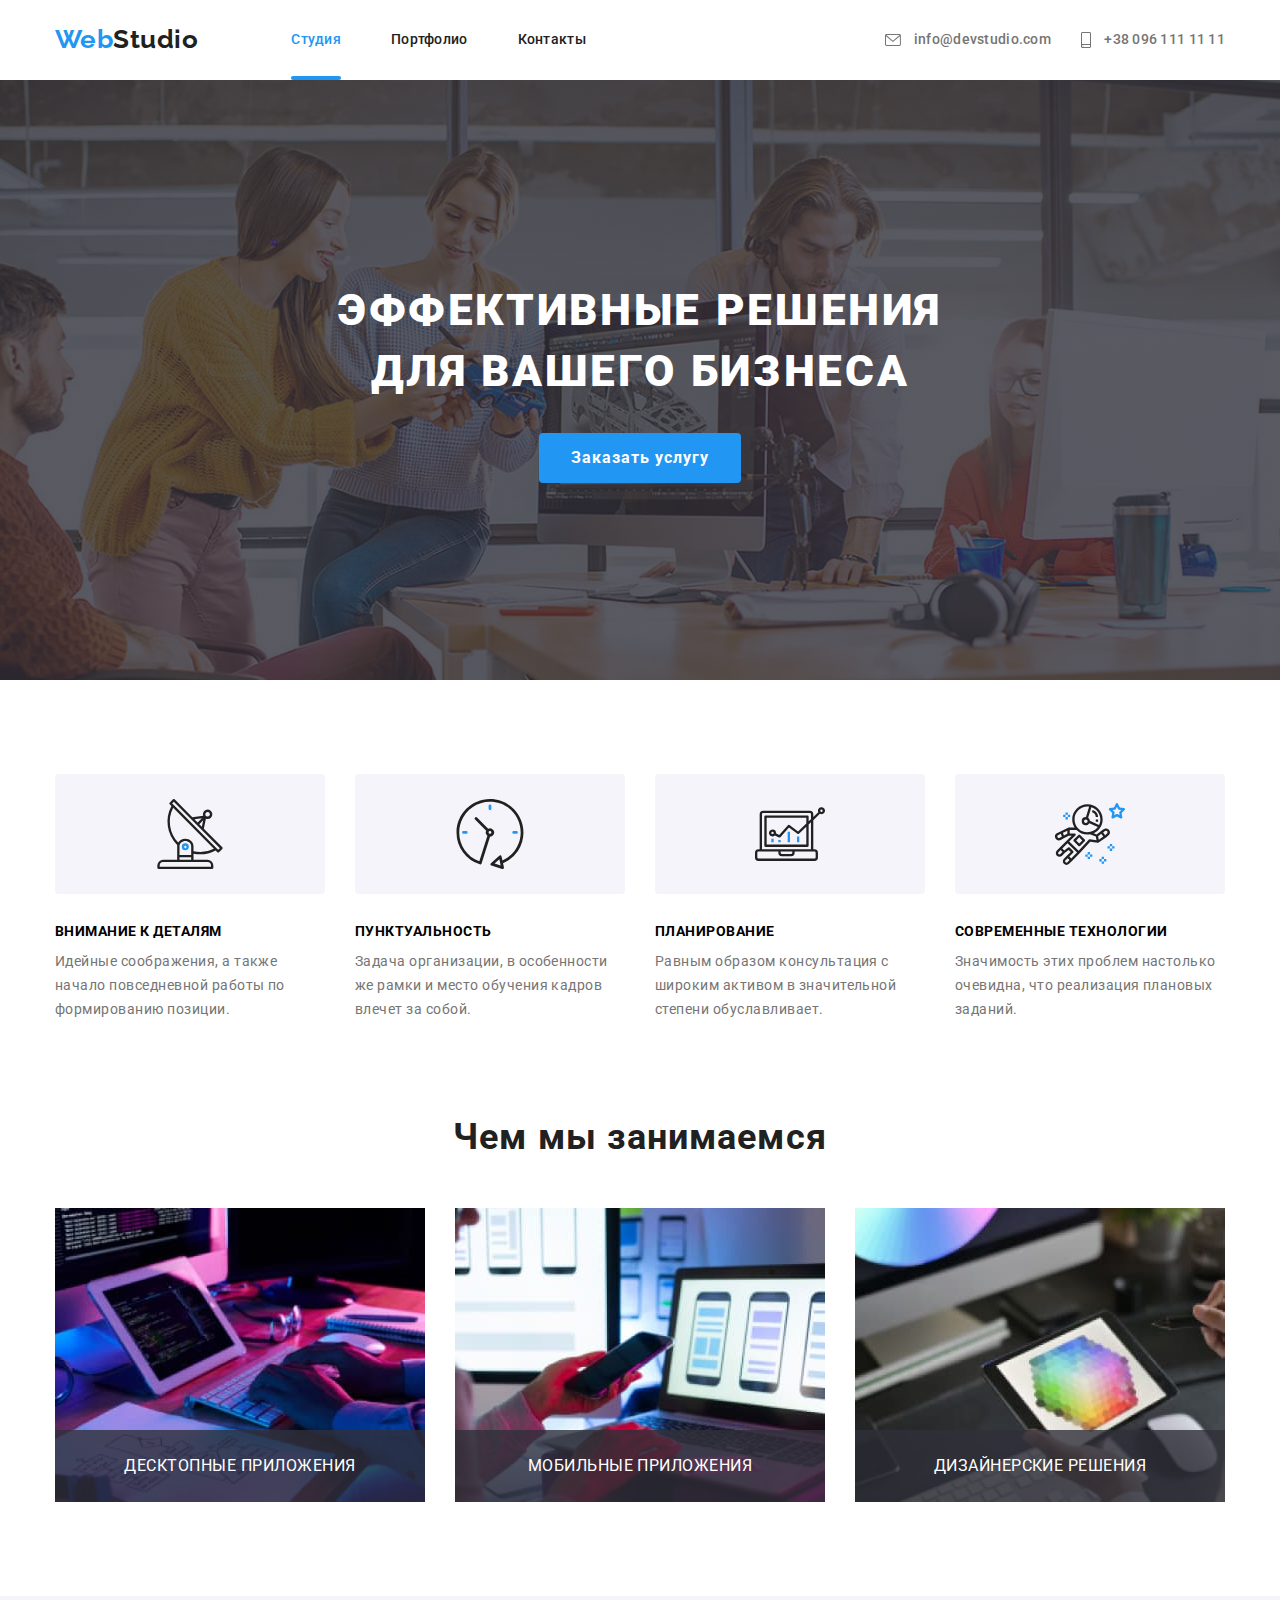
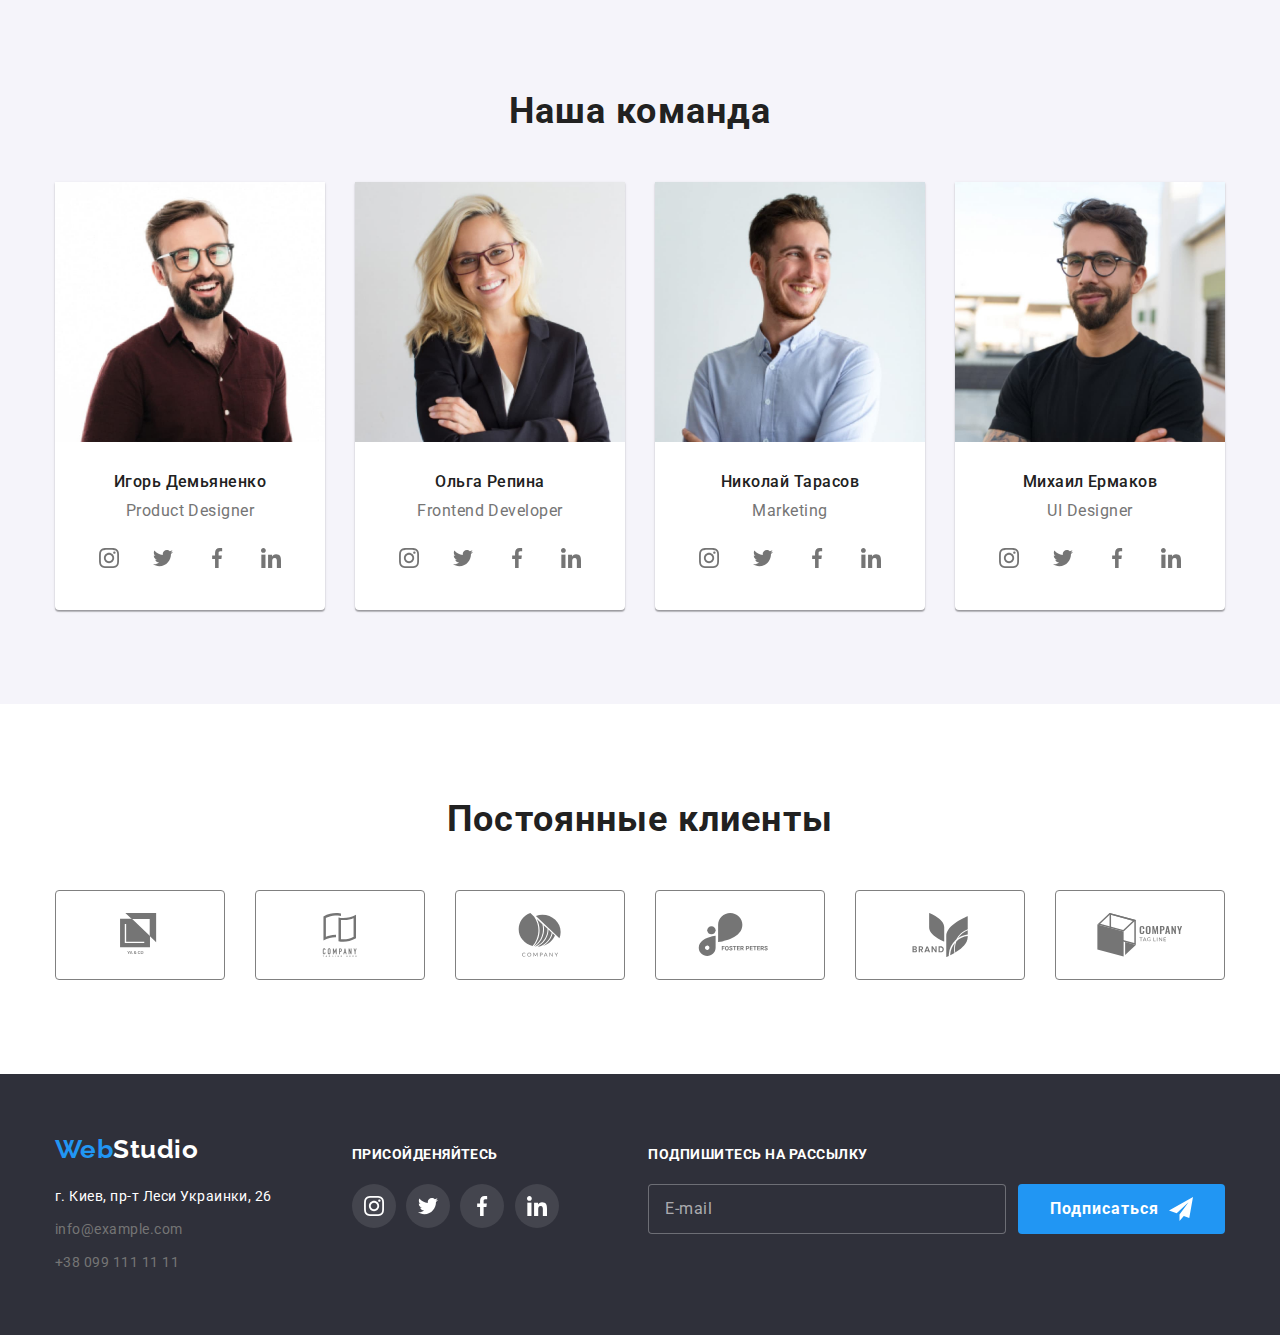
<file: index.html>
<!DOCTYPE html>
<html lang="ru">

<head>
	<meta charset="UTF-8" />
	<meta name="viewport" content="width=device-width, initial-scale=1.0" />
	<link href="https://fonts.googleapis.com/css2?family=Raleway:wght@700&family=Roboto:wght@500;900&display=swap"
		rel="stylesheet" />
	<link rel="stylesheet"
		href="https://cdnjs.cloudflare.com/ajax/libs/modern-normalize/0.7.0/modern-normalize.min.css" />

	<link rel="stylesheet" href="./css/main.min.css" />

	<title>Web studio main</title>
</head>

<body>
	<!--Header-->

	<header>
		<nav class="site-nav">
			<div class="conteiners">
				<a href="./index.html" class="logo">
					<span>Web</span>Studio
				</a>
				<ul class="list">
					<li class="item"><a href="./index.html" class="link current-page">Студия</a></li>
					<li class="item"><a href="./portfolio.html" class="link">Портфолио</a></li>
					<li class="item"><a href="#adress" class="link">Контакты</a></li>
				</ul>
				<ul class="list contacts">
					<li class="item-contact">
						<a href="mailto:info@devstudio.com" class="link contact-mail">
							<svg class="item-contact-svg" width="16px" height="12px">
								<use href="./img/sprite.svg#icon-envelope"></use>
							</svg>
							info@devstudio.com
						</a>
					</li>
					<li class="item-contact">
						<a href="tel:+380961111111" class="link contact-phone">
							<svg class="item-contact-svg" width="10px" height="16px">
								<use href="./img/sprite.svg#icon-smartphone"></use>
							</svg>
							+38 096 111 11 11
						</a>
					</li>
				</ul>
			</div>
		</nav>
	</header>
	<main>
		<!-- HERO-->

		<section class="hero">
			<h1 class="title">Эффективные решения для вашего бизнеса</h1>
			<button class="button" type="button" data-modal-open>Заказать услугу</button>
		</section>

		<!--наши особенности-->

		<section class="features">
			<div class="conteiners">
				<h2 class="title" hidden>Наши особенности</h2>
				<ul class="list">
					<li class="item attention">
						<h3 class="sub-title">Внимание к деталям</h3>
						<p class="post">
							Идейные соображения, а также начало повседневной работы по формированию позиции.
						</p>
					</li>
					<li class="item punctuality">
						<h3 class="sub-title">Пунктуальность</h3>
						<p class="post">
							Задача организации, в особенности же рамки и место обучения кадров влечет за собой.
						</p>
					</li>
					<li class="item planning">
						<h3 class="sub-title">Планирование</h3>
						<p class="post">
							Равным образом консультация с широким активом в значительной степени обуславливает.
						</p>
					</li>
					<li class="item technologies">
						<h3 class="sub-title">Современные технологии</h3>
						<p class="post">
							Значимость этих проблем настолько очевидна, что реализация плановых заданий.
						</p>
					</li>
				</ul>
			</div>
		</section>

		<!--чем мы занимаемся -->

		<section class="work">
			<div class="conteiners">
				<h2 class="title">Чем мы занимаемся</h2>
				<ul class="list">
					<li class="item">
						<div class="work-img">
							<img src="./img/desctop.jpg" alt="изборажение ноутбука" />
							<p class="sub-title">Десктопные приложения</p>
						</div>
					</li>
					<li class="item">
						<div class="work-img">
							<img src="./img/mobile.jpg" alt="изображение телефона" />
							<p class="sub-title">Мобильные приложения</p>
						</div>
					</li>
					<li class="item">
						<div class="work-img">
							<img src="./img/design.jpg" alt="изображение екрана компьюетра" />
							<p class="sub-title">Дизайнерские решения</p>
						</div>
					</li>
				</ul>
			</div>
		</section>

		<!--наша  команда-->

		<section class="team">
			<div class="conteiners">
				<h2 class="title">Наша команда</h2>
				<ul class="list">
					<li class="item">
						<img src="./img/photo_1.jpg" alt="изображение сотрудника" width="270" height="260" />
						<div class="team-item-description">
							<h3 class="name">Игорь Демьяненко</h3>
							<p class="position">Product Designer</p>
							<ul class="socialnetwork-list">
								<li class="social-icon">
									<a class="social-icon-item" href="https://www.instagramm.com/"
										aria-label="Instagramm">
										<svg class="social-icon-item-svg">
											<use href="./img/sprite.svg#icon-instagram"></use>
										</svg>
									</a>
								</li>
								<li class="social-icon">
									<a class="social-icon-item" href="https://twitter.com/explore" aria-label="Twitter">
										<svg class="social-icon-item-svg">
											<use href="./img/sprite.svg#icon-twitter"></use>
										</svg>
									</a>
								</li>
								<li class="social-icon">
									<a class="social-icon-item" href="https://www.facebook.com/" aria-label="Facebook">
										<svg class="social-icon-item-svg">
											<use href="./img/sprite.svg#icon-facebook"></use>
										</svg>
									</a>
								</li>
								<li class="social-icon">
									<a class="social-icon-item" href="https://www.linkedin.com/" aria-label="LinkenIn">
										<svg class="social-icon-item-svg">
											<use href="./img/sprite.svg#icon-linkedin"></use>
										</svg>
									</a>
								</li>
							</ul>
						</div>
					</li>
					<li class="item">
						<img src="./img/photo_2.jpg" alt="изображение сотрудника" width="270" height="260" />
						<div class="team-item-description">
							<h3 class="name">Ольга Репина</h3>
							<p class="position">Frontend Developer</p>
							<ul class="socialnetwork-list">
								<li class="social-icon">
									<a class="social-icon-item" href="https://www.instagramm.com/"
										aria-label="Instagramm">
										<svg class="social-icon-item-svg">
											<use href="./img/sprite.svg#icon-instagram"></use>
										</svg>
									</a>
								</li>
								<li class="social-icon">
									<a class="social-icon-item" href="https://twitter.com/explore" aria-label="Twitter">
										<svg class="social-icon-item-svg">
											<use href="./img/sprite.svg#icon-twitter"></use>
										</svg>
									</a>
								</li>
								<li class="social-icon">
									<a class="social-icon-item" href="https://www.facebook.com/" aria-label="Facebook">
										<svg class="social-icon-item-svg">
											<use href="./img/sprite.svg#icon-facebook"></use>
										</svg>
									</a>
								</li>
								<li class="social-icon">
									<a class="social-icon-item" href="https://www.linkedin.com/" aria-label="LinkenIn">
										<svg class="social-icon-item-svg">
											<use href="./img/sprite.svg#icon-linkedin"></use>
										</svg>
									</a>
								</li>
							</ul>
						</div>
					</li>
					<li class="item">
						<img src="./img/photo_3.jpg" alt="изображение сотрудника" width="270" height="260" />
						<div class="team-item-description">
							<h3 class="name">Николай Тарасов</h3>
							<p class="position">Marketing</p>
							<ul class="socialnetwork-list">
								<li class="social-icon">
									<a class="social-icon-item" href="https://www.instagramm.com/"
										aria-label="Instagramm">
										<svg class="social-icon-item-svg">
											<use href="./img/sprite.svg#icon-instagram"></use>
										</svg>
									</a>
								</li>
								<li class="social-icon">
									<a class="social-icon-item" href="https://twitter.com/explore" aria-label="Twitter">
										<svg class="social-icon-item-svg">
											<use href="./img/sprite.svg#icon-twitter"></use>
										</svg>
									</a>
								</li>
								<li class="social-icon">
									<a class="social-icon-item" href="https://www.facebook.com/" aria-label="Facebook">
										<svg class="social-icon-item-svg">
											<use href="./img/sprite.svg#icon-facebook"></use>
										</svg>
									</a>
								</li>
								<li class="social-icon">
									<a class="social-icon-item" href="https://www.linkedin.com/" aria-label="LinkenIn">
										<svg class="social-icon-item-svg">
											<use href="./img/sprite.svg#icon-linkedin"></use>
										</svg>
									</a>
								</li>
							</ul>
						</div>
					</li>
					<li class="item">
						<img src="./img/photo_4.jpg" alt="изображение сотрудника" width="270" height="260" />
						<div class="team-item-description">
							<h3 class="name">Михаил Ермаков</h3>
							<p class="position">UI Designer</p>
							<ul class="socialnetwork-list">
								<li class="social-icon">
									<a class="social-icon-item" href="https://www.instagramm.com/"
										aria-label="Instagramm">
										<svg class="social-icon-item-svg">
											<use href="./img/sprite.svg#icon-instagram"></use>
										</svg>
									</a>
								</li>
								<li class="social-icon">
									<a class="social-icon-item" href="https://twitter.com/explore" aria-label="Twitter">
										<svg class="social-icon-item-svg">
											<use href="./img/sprite.svg#icon-twitter"></use>
										</svg>
									</a>
								</li>
								<li class="social-icon">
									<a class="social-icon-item" href="https://www.facebook.com/" aria-label="Facebook">
										<svg class="social-icon-item-svg">
											<use href="./img/sprite.svg#icon-facebook"></use>
										</svg>
									</a>
								</li>
								<li class="social-icon">
									<a class="social-icon-item" href="https://www.linkedin.com/" aria-label="LinkenIn">
										<svg class="social-icon-item-svg">
											<use href="./img/sprite.svg#icon-linkedin"></use>
										</svg>
									</a>
								</li>
							</ul>
						</div>
					</li>
				</ul>
			</div>
		</section>
		<!--постоянные клиенты-->
		<section class="client">
			<div class="conteiners">
				<h2 class="title">Постоянные клиенты</h2>
				<ul class="list">
					<li class="item">
						<a href="#" class="logo">
							<svg class="client-logo">
								<use href="./img/sprite.svg#icon-logo1"></use>
							</svg>
						</a>
					</li>
					<li class="item">
						<a href="#" class="logo">
							<svg class="client-logo">
								<use href="./img/sprite.svg#icon-logo2"></use>
							</svg>
						</a>
					</li>
					<li class="item">
						<a href="#" class="logo">
							<svg class="client-logo">
								<use href="./img/sprite.svg#icon-logo3"></use>
							</svg>
						</a>
					</li>
					<li class="item">
						<a href="#" class="logo">
							<svg class="client-logo">
								<use href="./img/sprite.svg#icon-logo4"></use>
							</svg>
						</a>
					</li>
					<li class="item">
						<a href="#" class="logo">
							<svg class="client-logo">
								<use href="./img/sprite.svg#icon-logo5"></use>
							</svg>
						</a>
					</li>
					<li class="item">
						<a href="#" class="logo">
							<svg class="client-logo">
								<use href="./img/sprite.svg#icon-logo6"></use>
							</svg>
						</a>
					</li>
				</ul>
			</div>
		</section>
	</main>

	<!--Футер-->

	<footer class="footer">
		<div class="conteiners">
			<div class="input-conteiner">
				<h2 hidden>Контактная информация</h2>
				<a href="./index.html" class="logo">
					<span>Web</span>Studio
				</a>
				<address id="adress">
					<a href="https://goo.gl/maps/7qZ9SEmHGYKd3bcy6" class="contact adress">г. Киев, пр-т Леси Украинки,
						26</a>
					<a href="mailto:info@example.com" class="contact">info@example.com</a>
					<a href="tel:+380991111111" class="contact">+38 099 111 11 11</a>
				</address>
			</div>
			<div class="input-conteiner-join">
				<p class="connect">Присойденяйтесь</p>

				<ul class="socialnetwork-list">
					<li class="social-icon">
						<a class="social-icon-item" href="https://www.instagramm.com/" aria-label="Instagramm">
							<svg class="social-icon-item-svg">
								<use href="./img/sprite.svg#icon-instagram"></use>
							</svg>
						</a>
					</li>
					<li class="social-icon">
						<a class="social-icon-item" href="https://twitter.com/explore" aria-label="Twitter">
							<svg class="social-icon-item-svg">
								<use href="./img/sprite.svg#icon-twitter"></use>
							</svg>
						</a>
					</li>
					<li class="social-icon">
						<a class="social-icon-item" href="https://www.facebook.com/" aria-label="Facebook">
							<svg class="social-icon-item-svg">
								<use href="./img/sprite.svg#icon-facebook"></use>
							</svg>
						</a>
					</li>
					<li class="social-icon">
						<a class="social-icon-item" href="https://www.linkedin.com/" aria-label="LinkenIn">
							<svg class="social-icon-item-svg">
								<use href="./img/sprite.svg#icon-linkedin"></use>
							</svg>
						</a>
					</li>
				</ul>
			</div>
			<div class="input-container-subscribe">
				<p class="connect">Подпишитесь на рассылку</p>
				<form class="subscribe-form" action="#">
					<input class="subscribe-input" type="email" name="client-mailing-email" placeholder="E-mail" />
					<button class="button subscribe-btn" type="submit">
						Подписаться
						<svg class="subscribe-btn-svg">
							<use href="./img/sprite.svg#icon-send"></use>
						</svg>
					</button>
				</form>
			</div>
		</div>
	</footer>

	<div class="backdrop is-hidden" data-modal>
		<div class="modal">
			<button class="close-btn" type="button" data-modal-close>
				<svg class="close-btn-svg">
					<use href="./img/sprite.svg#icon-close"></use>
				</svg>
			</button>
			<h2 class="modal-title">Оставьте свои данные, мы вам перезвоним</h2>
			<div>
				<form class="modal-form" action="#">
					<div class="modal-form-field">
						<input class="modal-form-input" type="text" name="name" id="name" required />
						<label class="modal-form-input-label" for="name">Имя</label>
						<svg class="modal-form-input-svg">
							<use href="./img/sprite.svg#icon-person-black"></use>
						</svg>
					</div>
					<div class="modal-form-field">
						<input class="modal-form-input" type="tel" name="tel" id="tel" required />
						<label class="modal-form-input-label" for="tel">Телефон</label>
						<svg class="modal-form-input-svg">
							<use href="./img/sprite.svg#icon-phone-black"></use>
						</svg>
					</div>
					<div class="modal-form-field">
						<input class="modal-form-input" type="email" name="e-mail" id="e-mail" required />
						<label class="modal-form-input-label" for="e-mail">Почта</label>
						<svg class="modal-form-input-svg">
							<use href="./img/sprite.svg#icon-email-black"></use>
						</svg>
					</div>
					<div class="modal-form-field">
						<textarea class="modal-form-text" name="comment" id="comment"
							placeholder="Введите текст"></textarea>
						<label class="modal-form-input-label" for="comment">Комментарий</label>
					</div>

					<input class="modal-form-agreement" type="checkbox" value="accept-license-agreement"
						name="license-agreement" id="license-agreement" />
					<label class="modal-form-check-agreement" for="license-agreement">
						Соглашаюсь с рассылкой и принимаю&nbsp;
						<a href="#" target="_blank">Условия договора</a>
					</label>
					<button class="button modal-send-btn" type="submit">Отправить</button>
				</form>
			</div>
		</div>
	</div>

	<script src="./js/modal.js"></script>
</body>

</html>
</file>
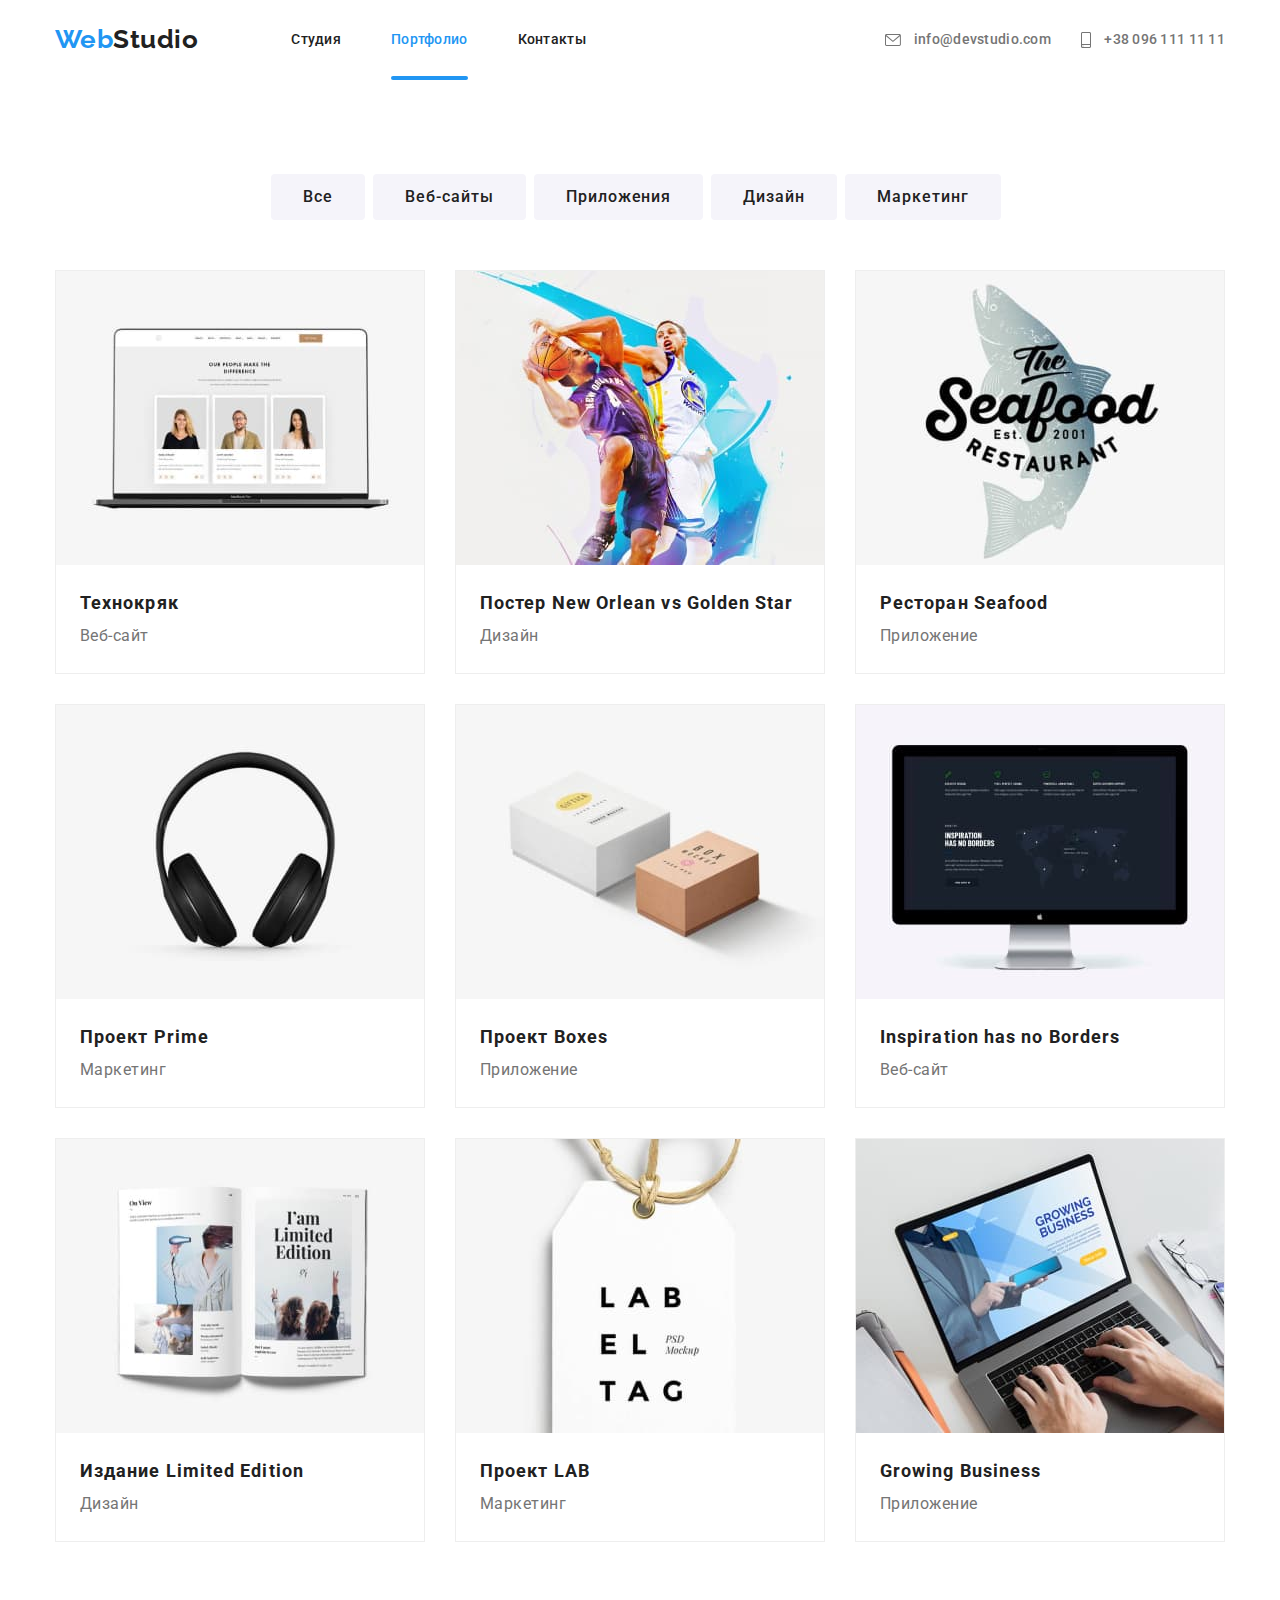
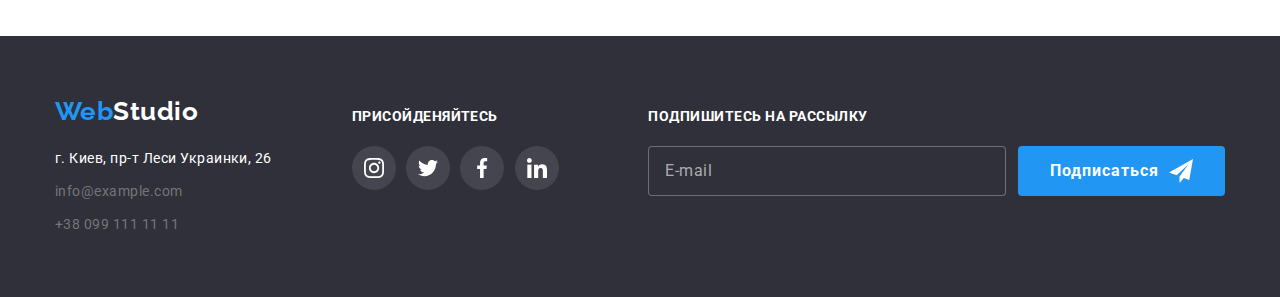
<file: portfolio.html>
<!DOCTYPE html>
<html lang="ru">

<head>
	<meta charset="UTF-8" />
	<meta name="viewport" content="width=device-width, initial-scale=1.0" />
	<link href="https://fonts.googleapis.com/css2?family=Raleway:wght@700&family=Roboto:wght@500;900&display=swap"
		rel="stylesheet" />
	<link rel="stylesheet"
		href="https://cdnjs.cloudflare.com/ajax/libs/modern-normalize/0.7.0/modern-normalize.min.css" />

	<link rel="stylesheet" href="./css/main.min.css" />

	<title>Web studio Portfolio</title>
</head>

<body>
	<!--основная навигация/шапка-->
	<header>
		<nav class="site-nav">
			<div class="conteiners">
				<a href="./index.html" class="logo">
					<span>Web</span>Studio
				</a>
				<ul class="list">
					<li class="item"><a href="./index.html" class="link">Студия</a></li>
					<li class="item"><a href="./portfolio.html" class="link current-page">Портфолио</a></li>
					<li class="item"><a href="" class="link">Контакты</a></li>
				</ul>
				<ul class="list contacts">
					<li class="item-contact">
						<a href="mailto:info@devstudio.com" class="link contact-mail">
							<svg class="item-contact-svg" width="16px" height="12px">
								<use href="./img/sprite.svg#icon-envelope"></use>
							</svg>
							info@devstudio.com
						</a>
					</li>
					<li class="item-contact">
						<a href="tel:+380961111111" class="link contact-phone">
							<svg class="item-contact-svg" width="10px" height="16px">
								<use href="./img/sprite.svg#icon-smartphone"></use>
							</svg>
							+38 096 111 11 11
						</a>
					</li>
				</ul>
			</div>
		</nav>
	</header>
	<main>
		<section class="filters-projects">
			<div class="conteiners">
				<ul>
					<li class="filters">
						<h2 hidden>Раздел фильтров</h2>
						<ul class="list">
							<li class="item">
								<button type="button" class="button">Все</button>
							</li>
							<li class="item">
								<button type="button" class="button">Веб-сайты</button>
							</li>
							<li class="item">
								<button type="button" class="button">Приложения</button>
							</li>
							<li class="item">
								<button type="button" class="button">Дизайн</button>
							</li>
							<li class="item">
								<button type="button" class="button">Маркетинг</button>
							</li>
						</ul>
					</li>
					<li class="projects">
						<h2 hidden>Список проектов</h2>
						<ul class="list">
							<li class="item">
								<a href="project-item-link">
									<div class="project-card">
										<img src="./img/project1.jpg" alt="ноутбук" />
										<div class="project-card-overlay">
											<p class="description">
												Технокряк это современная площадка распространения коронавируса.
												Компании используют эту
												платформу для цифрового шпионажа и атак на защищённые сервера
												конкурентов.
											</p>
										</div>
									</div>
									<div class="project-text">
										<h3>Технокряк</h3>
										<p class="sub-title">Веб-сайт</p>
									</div>
								</a>
							</li>
							<li class="item">
								<a href="">
									<div class="project-card">
										<img src="./img/project2.jpg" alt="два баскетболиста" />
										<div class="project-card-overlay">
											<p class="description">
												Технокряк это современная площадка распространения коронавируса.
												Компании используют эту
												платформу для цифрового шпионажа и атак на защищённые сервера
												конкурентов.
											</p>
										</div>
									</div>
									<div class="project-text">
										<h3>Постер New Orlean vs Golden Star</h3>
										<p class="sub-title">Дизайн</p>
									</div>
								</a>
							</li>
							<li class="item">
								<a href="">
									<div class="project-card">
										<img src="./img/project3.jpg" alt="эмлеба ресторана" />
										<div class="project-card-overlay">
											<p class="description">
												Технокряк это современная площадка распространения коронавируса.
												Компании используют эту
												платформу для цифрового шпионажа и атак на защищённые сервера
												конкурентов.
											</p>
										</div>
									</div>
									<div class="project-text">
										<h3>Ресторан Seafood</h3>
										<p class="sub-title">Приложение</p>
									</div>
								</a>
							</li>

							<li class="item">
								<a href="">
									<div class="project-card">
										<img src="./img/project4.jpg" alt="наушники" />
										<div class="project-card-overlay">
											<p class="description">
												Технокряк это современная площадка распространения коронавируса.
												Компании используют эту
												платформу для цифрового шпионажа и атак на защищённые сервера
												конкурентов.
											</p>
										</div>
									</div>
									<div class="project-text">
										<h3>Проект Prime</h3>
										<p class="sub-title">Маркетинг</p>
									</div>
								</a>
							</li>
							<li class="item">
								<a href="">
									<div class="project-card">
										<img src="./img/project5.jpg" alt="две коробки" />
										<div class="project-card-overlay">
											<p class="description">
												Технокряк это современная площадка распространения коронавируса.
												Компании используют эту
												платформу для цифрового шпионажа и атак на защищённые сервера
												конкурентов.
											</p>
										</div>
									</div>
									<div class="project-text">
										<h3>Проект Boxes</h3>
										<p class="sub-title">Приложение</p>
									</div>
								</a>
							</li>
							<li class="item">
								<a href="">
									<div class="project-card">
										<img src="./img/project6.jpg" alt="монитор" />
										<div class="project-card-overlay">
											<p class="description">
												Технокряк это современная площадка распространения коронавируса.
												Компании используют эту
												платформу для цифрового шпионажа и атак на защищённые сервера
												конкурентов.
											</p>
										</div>
									</div>
									<div class="project-text">
										<h3>Inspiration has no Borders</h3>
										<p class="sub-title">Веб-сайт</p>
									</div>
								</a>
							</li>

							<li class="item">
								<a href="">
									<div class="project-card">
										<img src="./img/project7.jpg" alt="книга" />
										<div class="project-card-overlay">
											<p class="description">
												Технокряк это современная площадка распространения коронавируса.
												Компании используют эту
												платформу для цифрового шпионажа и атак на защищённые сервера
												конкурентов.
											</p>
										</div>
									</div>
									<div class="project-text">
										<h3>Издание Limited Edition</h3>
										<p class="sub-title">Дизайн</p>
									</div>
								</a>
							</li>
							<li class="item">
								<a href="">
									<div class="project-card">
										<img src="./img/project8.jpg" alt="этикетка" />
										<div class="project-card-overlay">
											<p class="description">
												Технокряк это современная площадка распространения коронавируса.
												Компании используют эту
												платформу для цифрового шпионажа и атак на защищённые сервера
												конкурентов.
											</p>
										</div>
									</div>
									<div class="project-text">
										<h3>Проект LAB</h3>
										<p class="sub-title">Маркетинг</p>
									</div>
								</a>
							</li>
							<li class="item">
								<a href="">
									<div class="project-card">
										<img src="./img/project9.jpg" alt="ноутбук" />
										<div class="project-card-overlay">
											<p class="description">
												Технокряк это современная площадка распространения коронавируса.
												Компании используют эту
												платформу для цифрового шпионажа и атак на защищённые сервера
												конкурентов.
											</p>
										</div>
									</div>
									<div class="project-text">
										<h3>Growing Business</h3>
										<p class="sub-title">Приложение</p>
									</div>
								</a>
							</li>
						</ul>
					</li>
				</ul>
			</div>
		</section>
	</main>
	<!--подвал-->
	<footer class="footer">
		<div class="conteiners">
			<div class="input-conteiner">
				<h2 hidden>Контактная информация</h2>
				<a href="./index.html" class="logo">
					<span>Web</span>Studio
				</a>
				<address id="adress">
					<a href="https://goo.gl/maps/7qZ9SEmHGYKd3bcy6" class="contact adress">г. Киев, пр-т Леси Украинки,
						26</a>
					<a href="mailto:info@example.com" class="contact">info@example.com</a>
					<a href="tel:+380991111111" class="contact">+38 099 111 11 11</a>
				</address>
			</div>
			<div class="input-conteiner-join">
				<p class="connect">Присойденяйтесь</p>

				<ul class="socialnetwork-list">
					<li class="social-icon">
						<a class="social-icon-item" href="https://www.instagramm.com/" aria-label="Instagramm">
							<svg class="social-icon-item-svg">
								<use href="./img/sprite.svg#icon-instagram"></use>
							</svg>
						</a>
					</li>
					<li class="social-icon">
						<a class="social-icon-item" href="https://twitter.com/explore" aria-label="Twitter">
							<svg class="social-icon-item-svg">
								<use href="./img/sprite.svg#icon-twitter"></use>
							</svg>
						</a>
					</li>
					<li class="social-icon">
						<a class="social-icon-item" href="https://www.facebook.com/" aria-label="Facebook">
							<svg class="social-icon-item-svg">
								<use href="./img/sprite.svg#icon-facebook"></use>
							</svg>
						</a>
					</li>
					<li class="social-icon">
						<a class="social-icon-item" href="https://www.linkedin.com/" aria-label="LinkenIn">
							<svg class="social-icon-item-svg">
								<use href="./img/sprite.svg#icon-linkedin"></use>
							</svg>
						</a>
					</li>
				</ul>
			</div>
			<div class="input-container-subscribe">
				<p class="connect">Подпишитесь на рассылку</p>
				<form class="subscribe-form" action="#">
					<input class="subscribe-input" type="email" name="client-mailing-email" placeholder="E-mail" />
					<button class="button subscribe-btn" type="submit">
						Подписаться
						<svg class="subscribe-btn-svg">
							<use href="./img/sprite.svg#icon-send"></use>
						</svg>
					</button>
				</form>
			</div>
		</div>
	</footer>
</body>

</html>
</file>
<file: css/main.min.css>
html{box-sizing:border-box}*,*::before,*::after{box-sizing:inherit}body{font-family:Roboto, sans-serif;font-style:normal;letter-spacing:0.03em;font-weight:400}h1,h2,h3,h4,h5,h6,p,a,ul{margin:0 0;padding:0 0}img{display:block}li{list-style-type:none}img{display:block}.link{text-decoration:none;color:#212121}.conteiners{margin:auto;max-width:1200px;padding:0 15px}.logo{font-family:Raleway;text-decoration:none;font-weight:700;font-size:26px;line-height:1.19}.logo>span{color:#2196f3}.button{display:inline-block;border:0px;margin-top:0px;padding:10px 32px;border-radius:4px;align-items:center;text-align:center;outline:none;color:#fff;background-color:#2196f3;font-weight:700;font-size:16px;line-height:1.875;letter-spacing:0.06em}.button:hover,.button:focus{color:#2196f3;background-color:#fff;transition:all 250ms cubic-bezier(0.4, 0, 0.2, 1)}.title{font-weight:700;font-size:36px;line-height:1.17;letter-spacing:0.03em;color:#212121}.current-page{position:relative;color:#2196f3}.current-page::after{position:absolute;left:0;bottom:0;display:block;content:" ";width:100%;height:4px;background:#2196f3;border-radius:2px}.site-nav .conteiners{display:flex;align-items:center}.site-nav .logo{color:#212121;font-weight:700;padding-top:24px;padding-bottom:25px;margin-right:93px}.site-nav .list{display:flex}.site-nav .item:not(:last-child){margin-right:50px}.site-nav .item-contact:not(:last-child){margin-right:30px}.site-nav .link{display:block;padding-top:32px;padding-bottom:32px;font-style:normal;font-weight:500;font-size:14px;line-height:1.14;letter-spacing:0.02em}.site-nav .link:hover,.site-nav .link:focus{transition:all 250ms cubic-bezier(0.4, 0, 0.2, 1);color:#2196f3}.site-nav .contacts{margin-left:auto}.item-contact-svg{margin-right:10px;fill:currentColor;vertical-align:middle}.contact-mail{color:#757575}.contact-phone{color:#757575}.hero{display:block;margin-left:auto;margin-right:auto;height:600px;text-align:center;background-color:#2f303a;background-image:linear-gradient(to right, rgba(47,48,58,0.8), rgba(47,48,58,0.8)),url(../img/hero.jpg);background-repeat:no-repeat;background-position:center;background-size:cover;padding-top:200px;padding-bottom:200px}.hero .title{max-width:696px;margin-right:auto;margin-left:auto;margin-bottom:30px;color:#fff;font-weight:900;font-size:44px;line-height:1.39;text-align:center;letter-spacing:0.06em;text-transform:uppercase}.features{padding-top:94px}.features .list{display:flex;flex-wrap:wrap}.features .item{width:270px}.features .attention::before{display:block;content:"";background-image:url(../img/antenna_1.svg);height:120px;background-repeat:no-repeat;background-position:center;background-color:#f5f4fa;border-radius:4px;margin-bottom:30px}.features .punctuality::before{display:block;content:"";background-image:url(../img/clock_1.svg);height:120px;background-repeat:no-repeat;background-position:center;background-color:#f5f4fa;border-radius:4px;margin-bottom:30px}.features .planning::before{display:block;content:"";background-image:url(../img/diagram_1.svg);height:120px;background-repeat:no-repeat;background-position:center;background-color:#f5f4fa;border-radius:4px;margin-bottom:30px}.features .technologies::before{display:block;content:"";background-image:url(../img/astronaut_1.svg);height:120px;background-repeat:no-repeat;background-position:center;background-color:#f5f4fa;border-radius:4px;margin-bottom:30px}.features .item:not(:last-child){margin-right:30px}.features .img-conteiner{display:flex;justify-content:center;margin-bottom:30px;padding-top:25px;padding-bottom:25px;background-color:#f5f4fa}.features .sub-title{margin-bottom:10px;font-weight:700;font-size:14px;line-height:1.14;text-transform:uppercase}.features .post{font-weight:400;font-size:14px;line-height:1.71;color:#757575}.work{padding-top:94px;padding-bottom:94px}.work .title{font-weight:700;font-size:36px;line-height:1.17;text-align:center;margin-bottom:50px}.work .list{display:flex}.work .item{max-width:370px}.work .item:not(:last-child){margin-right:30px}.work .sub-title{position:absolute;bottom:0;width:100%;padding-top:27px;padding-bottom:27px;color:#fff;text-align:center;text-transform:uppercase;background-color:rgba(47,48,58,0.8)}.work-img{position:relative;width:370px;height:294px}.team{background-color:#f5f4fa;padding-top:94px;padding-bottom:94px}.team .title{margin-bottom:50px;text-align:center}.team .list{display:flex;flex-wrap:wrap;text-align:center}.team .item{box-shadow:0px 1px 3px rgba(0,0,0,0.12),0px 1px 1px rgba(0,0,0,0.14),0px 2px 1px rgba(0,0,0,0.2);border-radius:0px 0px 4px 4px;background-color:#fff;width:270px}.team .item:not(:last-child){margin-right:30px}.team .name{margin-bottom:10px;color:#212121;font-weight:500;font-size:16px;line-height:1.19}.team .position{margin-bottom:16px;color:#757575;font-weight:400;font-size:16px;line-height:1.19}.team .socialnetwork-list{display:flex;justify-content:space-between}.team .social-icon:not(:last-child){margin-right:10px}.team-item-description{padding-top:30px;padding-bottom:30px;padding-right:32px;padding-left:32px}.social-icon-item{display:flex;justify-content:center;align-items:center;width:44px;height:44px;background-color:white;border-radius:50%;color:#757575}.social-icon-item:hover,.social-icon-item:focus{background-color:#2196f3;color:#fff;transition:all 250ms cubic-bezier(0.4, 0, 0.2, 1)}.social-icon-item-svg{width:20px;height:20px;fill:currentColor}.client{padding-top:94px;margin-bottom:94px}.client .title{text-align:center;margin-bottom:50px}.client .list{display:flex;flex-wrap:wrap}.client .item{width:calc((100% - 30px * 5) / 6)}.client .item:not(:last-child){margin-right:30px}.client a{border:1px solid grey;padding-top:22px;padding-bottom:22px;border-radius:4px;display:flex;justify-content:center;height:90px;color:#757575}.client a:hover,.client a:focus{color:#2196f3;border-color:#2196f3;transition:all 250ms cubic-bezier(0.4, 0, 0.2, 1)}.client-logo{fill:currentColor}.footer{background-color:#2f303a}.footer .conteiners{display:flex;padding-top:60px;padding-bottom:60px}.footer .input-conteiner{display:block;width:300px}.footer .logo{display:block;margin-bottom:20px;color:#fff;text-decoration:none}.footer .contact{display:block;margin-bottom:9px;color:#757575;font-style:normal;font-weight:400;font-size:14px;line-height:1.71;text-decoration:none}.footer .contact:last-child{margin-bottom:0px}.footer .adress{color:#fff}.footer .connect{display:block;margin-bottom:20px;padding-top:10px;color:#fff;font-weight:700;font-size:14px;line-height:1.43;text-transform:uppercase}.footer .socialnetwork-list{display:flex;max-width:207px;justify-content:space-between}.footer .social-icon-item{display:flex;justify-content:center;align-items:center;text-align:center;width:44px;height:44px;border-radius:50%;background-color:rgba(255,255,255,0.1);color:#fff}.footer .social-icon-item:hover,.footer .social-icon-item:focus{background-color:#2196f3;transition:background-color 250ms cubic-bezier(0.4, 0, 0.2, 1)}.footer .social-icon:not(:last-child){margin-right:10px}.footer .social-links:hover,.footer .social-links:focus{background-color:#2196f3;transition:background-color 250ms cubic-bezier(0.4, 0, 0.2, 1)}.input-conteiner-join{display:block;width:300px}.input-container-subscribe{margin-left:auto}.subscribe-form{display:flex;flex-wrap:nowrap}.subscribe-input{border:1px solid rgba(255,255,255,0.3);border-radius:4px;outline:none;width:358px;height:50px;background-color:#2f303a;margin-right:12px;padding-left:16px;font-family:Roboto;font-weight:normal;font-size:14px;line-height:1.71;letter-spacing:0.03em;color:#fff}.subscribe-input::placeholder{font-family:Roboto;font-weight:normal;font-size:16px;line-height:1.25;display:flex;align-items:center;letter-spacing:0.03em;color:rgba(255,255,255,0.6)}.subscribe-btn{display:inline-flex}.subscribe-btn:hover{fill:#2196f3}.subscribe-btn-svg{width:24px;height:24px;margin-left:10px;fill:currentColor}.backdrop{position:fixed;top:50%;left:50%;transform:translate(-50%, -50%);width:100%;height:100%;overflow-y:scroll;background:rgba(0,0,0,0.2);transition:all 250ms cubic-bezier(0.4, 0, 0.2, 1)}.is-hidden{opacity:0;visibility:hidden;transition:all 250ms cubic-bezier(0.4, 0, 0.2, 1)}.modal{position:absolute;top:221px;left:50%;transform:translate(-50%);padding:40px;min-width:528px;min-height:581px;border-radius:4px;background-color:white;box-shadow:0px 1px 3px rgba(0,0,0,0.12),0px 1px 1px rgba(0,0,0,0.14),0px 2px 1px rgba(0,0,0,0.2)}.modal-title{text-align:center;font-family:Roboto;font-weight:bold;font-size:20px;line-height:23px;text-align:center;letter-spacing:0.03em;margin-bottom:30px;color:#212121}.modal-form{display:flex;flex-direction:column}.modal-form-field{position:relative}.modal-form-input-label{position:absolute;left:0;transform:translateY(-20px);font-family:Roboto;font-size:12px;line-height:1.7;letter-spacing:0.01em;color:#757575}.modal-form-input-svg{position:absolute;top:11px;left:12px;width:18px;height:18px}.modal-form-input{height:40px;width:100%;padding-left:42px;margin-bottom:28px;transition:all 250ms cubic-bezier(0.4, 0, 0.2, 1);outline:none;border:1px solid rgba(33,33,33,0.2);border-radius:4px}.modal-form-input:focus{border:1px solid #2196f3}.modal-form-input:focus ~ .modal-form-input-svg{fill:#2196f3}.modal-form-text{resize:none;height:120px;width:100%;padding:12px;margin-bottom:20px;border:1px solid rgba(33,33,33,0.2);border-radius:4px}.modal-form-text::placeholder{font-family:Roboto;font-size:12px;line-height:1.16;letter-spacing:0.01em;color:rgba(117,117,117,0.5)}.modal-form-agreement{position:absolute;width:1px;height:1px;margin:-1px;border:0;padding:0;clip:rect(0 0 0 0);overflow:hidden}.modal-form-agreement:checked+.modal-form-check-agreement::before{background-color:#2196f3;border:none}.modal-form-agreement:focus+.modal-form-check-agreement::before{border:2px solid #2196f3}.modal-form-check-agreement{display:flex;align-items:center;justify-content:center;font-family:Roboto;font-size:14px;line-height:1.71;letter-spacing:0.03em;color:#757575}.modal-form-check-agreement::before{content:"";display:block;width:16px;height:15px;margin-right:7px;background-image:url(../img/vector.svg);background-repeat:no-repeat;background-position:center;border-radius:2px;border:2px solid #212121}.modal-form-check-agreement a{color:#2196f3}.modal-send-btn{width:200px;height:50px;margin-left:auto;margin-right:auto;margin-top:30px}.close-btn{position:absolute;top:8px;right:8px;cursor:pointer;width:30px;height:30px;border-radius:50%;background-color:transparent;display:flex;justify-content:center;align-items:center;border:1px solid rgba(0,0,0,0.1)}.close-btn:hover{transition:fill 250ms cubic-bezier(0.4, 0, 0.2, 1);fill:#2196f3}.close-btn-svg{width:18px;height:18px}.filters-projects{padding-top:94px;margin-bottom:94px}.filters{padding-bottom:50px}.filters .list{display:flex;justify-content:center}.filters .item{margin-right:8px}.filters .button{text-align:center;color:#212121;font-weight:500;font-size:16px;line-height:1.62;background-color:#f5f4fa}.filters .button:hover,.filters .button:focus{color:#fff;background-color:#2196f3;transition:all 250ms cubic-bezier(0.4, 0, 0.2, 1)}.projects{margin:auto}.projects .list{display:flex;flex-wrap:wrap}.projects .item{width:370px;height:404px;background-color:#fff;border:1px solid #eeeeee}.projects .item:hover,.projects .item:focus{box-shadow:0px 1px 1px rgba(0,0,0,0.12),0px 4px 4px rgba(0,0,0,0.06),1px 4px 6px rgba(0,0,0,0.16);transition:box-shadow 250ms cubic-bezier(0.4, 0, 0.2, 1)}.projects .item:hover .project-card-overlay{transform:translateY(0);transition:transform 250ms cubic-bezier(0.4, 0, 0.2, 1)}.projects .item:focus .project-card-overlay{transform:translateY(0);transition:transform 250ms cubic-bezier(0.4, 0, 0.2, 1)}.projects .item:not(:nth-child(3n)){margin-right:30px}.projects .item:not(:nth-last-child(-n+3)){margin-bottom:30px}.projects a{text-decoration:none;text-transform:none;display:block;height:100%}.projects h3{color:#212121;font-weight:700;font-size:18px;line-height:2;font-family:Roboto;font-style:normal;font-weight:bold;font-size:18px;line-height:2;letter-spacing:0.06em}.projects .sub-title{color:#757575;font-family:Roboto;font-style:normal;font-weight:400;font-size:16px;line-height:1.87}.project-card{position:relative;overflow:hidden}.project-card-overlay{position:absolute;top:0;left:0;width:100%;height:100%;transform:translateY(100%);background-color:rgba(33,150,243,0.9);transition:all 250ms cubic-bezier(0.4, 0, 0.2, 1);display:flex;align-items:center;height:100%;padding-left:24px;padding-right:24px}.project-card-overlay .description{font-family:Roboto;font-style:normal;font-weight:normal;font-size:18px;line-height:1.56;letter-spacing:0.03em;color:#fff}.project-text{padding:20px 24px}
/*# sourceMappingURL=main.min.css.map */
</file>
